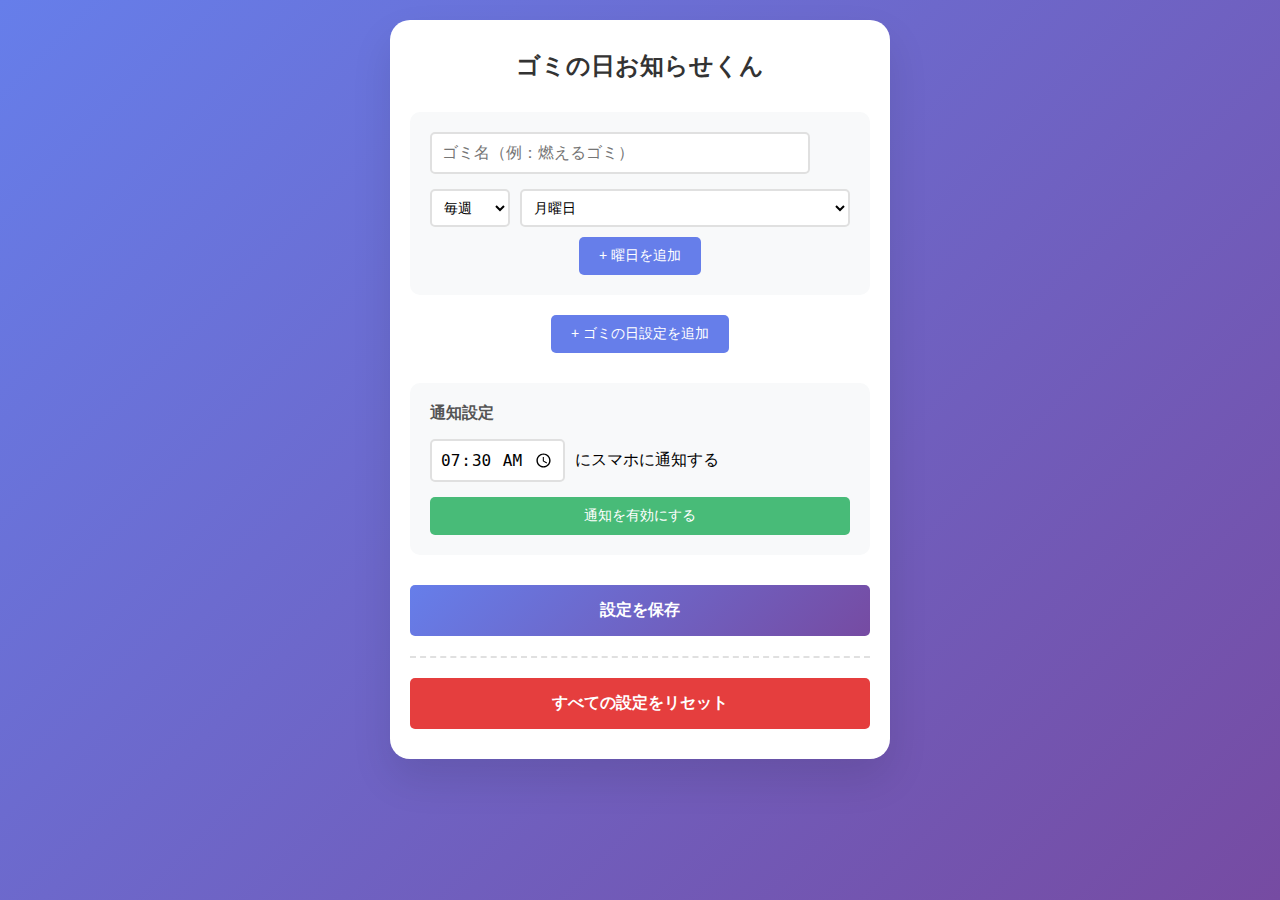
<file: index.html>
<!DOCTYPE html>
<html lang="ja">
<head>
    <meta charset="UTF-8">
    <meta name="viewport" content="width=device-width, initial-scale=1.0">
    <title>ゴミの日お知らせくん</title>
    <link rel="stylesheet" href="styles.css">
    <link rel="manifest" href="manifest.json">
    <meta name="theme-color" content="#4CAF50">
</head>
<body>
    <div class="container">
        <h1>ゴミの日お知らせくん</h1>

        <div id="nextGarbageDay" class="next-garbage-day"></div>

        <div class="garbage-settings" id="garbageSettings">
            <div class="garbage-item" data-garbage-id="0">
                <button class="remove-garbage-icon" style="display:none;">×</button>
                <input type="text" class="garbage-name" placeholder="ゴミ名（例：燃えるゴミ）" value="">

                <div class="schedule-settings" data-garbage-id="0">
                    <div class="schedule-item" data-schedule-id="0">
                        <select class="frequency-type">
                            <option value="every">毎週</option>
                            <option value="1">第1</option>
                            <option value="2">第2</option>
                            <option value="3">第3</option>
                            <option value="4">第4</option>
                            <option value="5">第5</option>
                        </select>

                        <select class="day-of-week">
                            <option value="1">月曜日</option>
                            <option value="2">火曜日</option>
                            <option value="3">水曜日</option>
                            <option value="4">木曜日</option>
                            <option value="5">金曜日</option>
                            <option value="6">土曜日</option>
                            <option value="0">日曜日</option>
                        </select>

                        <button class="remove-schedule" style="display:none;">✕</button>
                    </div>
                </div>

                <button class="add-schedule" data-garbage-id="0">+ 曜日を追加</button>
            </div>
        </div>

        <button id="addGarbage" class="add-garbage">+ ゴミの日設定を追加</button>

        <div class="notification-settings">
            <h3>通知設定</h3>
            <div class="notification-time">
                <input type="time" id="notificationTime" value="07:30">
                <span>にスマホに通知する</span>
            </div>
            <button id="enableNotification">通知を有効にする</button>
        </div>

        <button id="saveSettings" class="save-settings">設定を保存</button>

        <div id="voiceAssistantSection" class="voice-assistant-section" style="display:none;">
            <h3>🔊 スマートスピーカー設定</h3>

            <div class="assistant-tabs">
                <button class="tab-button active" onclick="switchTab('alexa')">📦 Alexa</button>
                <button class="tab-button" onclick="switchTab('google')">🏠 Google</button>
                <button class="tab-button" onclick="switchTab('calendar')">📅 カレンダー</button>
            </div>

            <div id="alexaTab" class="tab-content active">
                <h4>Alexa用音声コマンド</h4>
                <div id="alexaCommands" class="command-list"></div>
                <button onclick="copyAlexaCommands()" class="copy-button">📋 コマンドをコピー</button>
                <p class="help-text">
                    コピーしたコマンドをAlexaに話しかけるか、<br>
                    Alexaアプリの「定型アクション」で設定してください
                </p>
            </div>

            <div id="googleTab" class="tab-content" style="display:none;">
                <h4>Google Homeルーティン設定</h4>
                <div id="googleRoutines" class="routine-list"></div>
                <p class="help-text">
                    Google Homeアプリで「ルーティン」を作成し、<br>
                    上記の曜日・時刻でカスタムメッセージを設定してください
                </p>
            </div>

            <div id="calendarTab" class="tab-content" style="display:none;">
                <button id="addToGoogleCalendar" class="google-calendar-button">
                    📅 Googleカレンダーに追加
                </button>
                <p class="help-text">
                    カレンダーに追加後、スマートスピーカーで<br>
                    「今日の予定を教えて」と設定すると通知されます
                </p>
            </div>
        </div>

        <div class="reset-section">
            <button id="resetSettings" class="reset-settings">すべての設定をリセット</button>
        </div>
    </div>

    <script src="app.js"></script>
</body>
</html>
</file>
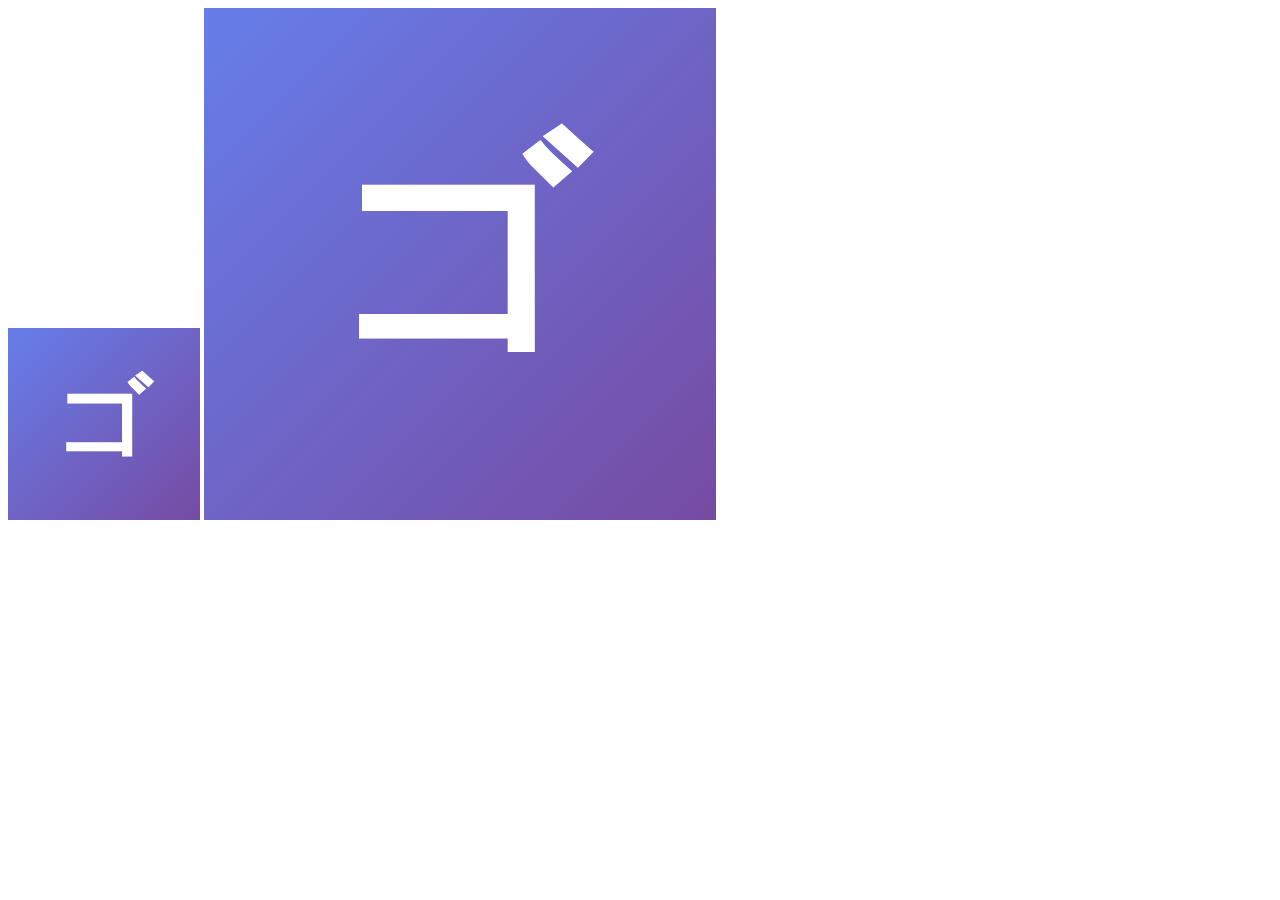
<file: create-icons.html>
<!DOCTYPE html>
<html lang="ja">
<head>
    <meta charset="UTF-8">
    <title>アイコン生成</title>
</head>
<body>
    <canvas id="canvas192" width="192" height="192"></canvas>
    <canvas id="canvas512" width="512" height="512"></canvas>

    <script>
        function createIcon(canvas, size) {
            const ctx = canvas.getContext('2d');

            const gradient = ctx.createLinearGradient(0, 0, size, size);
            gradient.addColorStop(0, '#667eea');
            gradient.addColorStop(1, '#764ba2');
            ctx.fillStyle = gradient;
            ctx.fillRect(0, 0, size, size);

            ctx.fillStyle = 'white';
            ctx.font = `bold ${size * 0.5}px sans-serif`;
            ctx.textAlign = 'center';
            ctx.textBaseline = 'middle';
            ctx.fillText('ゴ', size / 2, size / 2);

            canvas.toBlob(blob => {
                const url = URL.createObjectURL(blob);
                const a = document.createElement('a');
                a.href = url;
                a.download = `icon-${size}.png`;
                a.click();
            });
        }

        createIcon(document.getElementById('canvas192'), 192);
        createIcon(document.getElementById('canvas512'), 512);
    </script>
</body>
</html>
</file>
<file: styles.css>
* {
    margin: 0;
    padding: 0;
    box-sizing: border-box;
}

body {
    font-family: -apple-system, BlinkMacSystemFont, 'Segoe UI', 'Helvetica Neue', Arial, sans-serif;
    background: linear-gradient(135deg, #667eea 0%, #764ba2 100%);
    min-height: 100vh;
    padding: 20px;
}

.container {
    max-width: 500px;
    margin: 0 auto;
    background: white;
    border-radius: 20px;
    padding: 30px 20px;
    box-shadow: 0 20px 40px rgba(0,0,0,0.1);
}

h1 {
    text-align: center;
    color: #333;
    margin-bottom: 30px;
    font-size: 24px;
}

h3 {
    color: #555;
    margin-bottom: 15px;
    font-size: 16px;
}

.next-garbage-day {
    background: linear-gradient(135deg, #667eea 0%, #764ba2 100%);
    color: white;
    padding: 15px;
    border-radius: 10px;
    margin-bottom: 30px;
    text-align: center;
    font-weight: bold;
    min-height: 50px;
    display: none;
    align-items: center;
    justify-content: center;
}

.garbage-item {
    background: #f8f9fa;
    padding: 20px;
    border-radius: 10px;
    margin-bottom: 20px;
    position: relative;
}

.garbage-name {
    width: calc(100% - 40px);
    padding: 10px;
    border: 2px solid #e0e0e0;
    border-radius: 5px;
    font-size: 16px;
    margin-bottom: 15px;
}

.garbage-name:focus {
    outline: none;
    border-color: #667eea;
}

.schedule-item {
    display: flex;
    gap: 10px;
    margin-bottom: 10px;
    align-items: center;
}

select {
    padding: 8px;
    border: 2px solid #e0e0e0;
    border-radius: 5px;
    font-size: 14px;
    background: white;
    cursor: pointer;
}

select:focus {
    outline: none;
    border-color: #667eea;
}

.frequency-type {
    min-width: 80px;
}

.day-of-week {
    flex: 1;
}

button {
    padding: 10px 20px;
    border: none;
    border-radius: 5px;
    font-size: 14px;
    cursor: pointer;
    transition: all 0.3s ease;
}

.add-schedule, .add-garbage {
    background: #667eea;
    color: white;
    margin-top: 10px;
    display: block;
    margin-left: auto;
    margin-right: auto;
}

.add-schedule:hover, .add-garbage:hover {
    background: #5a67d8;
}

.remove-schedule {
    background: #f56565;
    color: white;
    padding: 5px 10px;
    margin-left: 10px;
}

.remove-garbage-icon {
    position: absolute;
    top: 10px;
    right: 10px;
    background: transparent;
    color: #999;
    font-size: 24px;
    padding: 0;
    width: 30px;
    height: 30px;
    border: none;
    cursor: pointer;
    transition: color 0.3s ease;
}

.remove-schedule:hover {
    background: #ed5555;
}

.remove-garbage-icon:hover {
    color: #f56565;
}

.notification-settings {
    background: #f8f9fa;
    padding: 20px;
    border-radius: 10px;
    margin: 30px 0;
}

.notification-time {
    display: flex;
    align-items: center;
    gap: 10px;
    margin-bottom: 15px;
}

#notificationTime {
    padding: 8px;
    border: 2px solid #e0e0e0;
    border-radius: 5px;
    font-size: 16px;
}

#notificationTime:focus {
    outline: none;
    border-color: #667eea;
}

#enableNotification {
    background: #48bb78;
    color: white;
    width: 100%;
}

#enableNotification:hover {
    background: #38a169;
}

.save-settings {
    background: linear-gradient(135deg, #667eea 0%, #764ba2 100%);
    color: white;
    width: 100%;
    padding: 15px;
    font-size: 16px;
    font-weight: bold;
}

.save-settings:hover {
    opacity: 0.9;
}

.reset-section {
    margin-top: 20px;
    padding-top: 20px;
    border-top: 2px dashed #e0e0e0;
}

.reset-settings {
    background: #e53e3e;
    color: white;
    width: 100%;
    padding: 15px;
    font-size: 16px;
    font-weight: bold;
}

.reset-settings:hover {
    background: #c53030;
}

@media (max-width: 600px) {
    .container {
        padding: 20px 15px;
    }

    h1 {
        font-size: 20px;
    }
}
</file>
